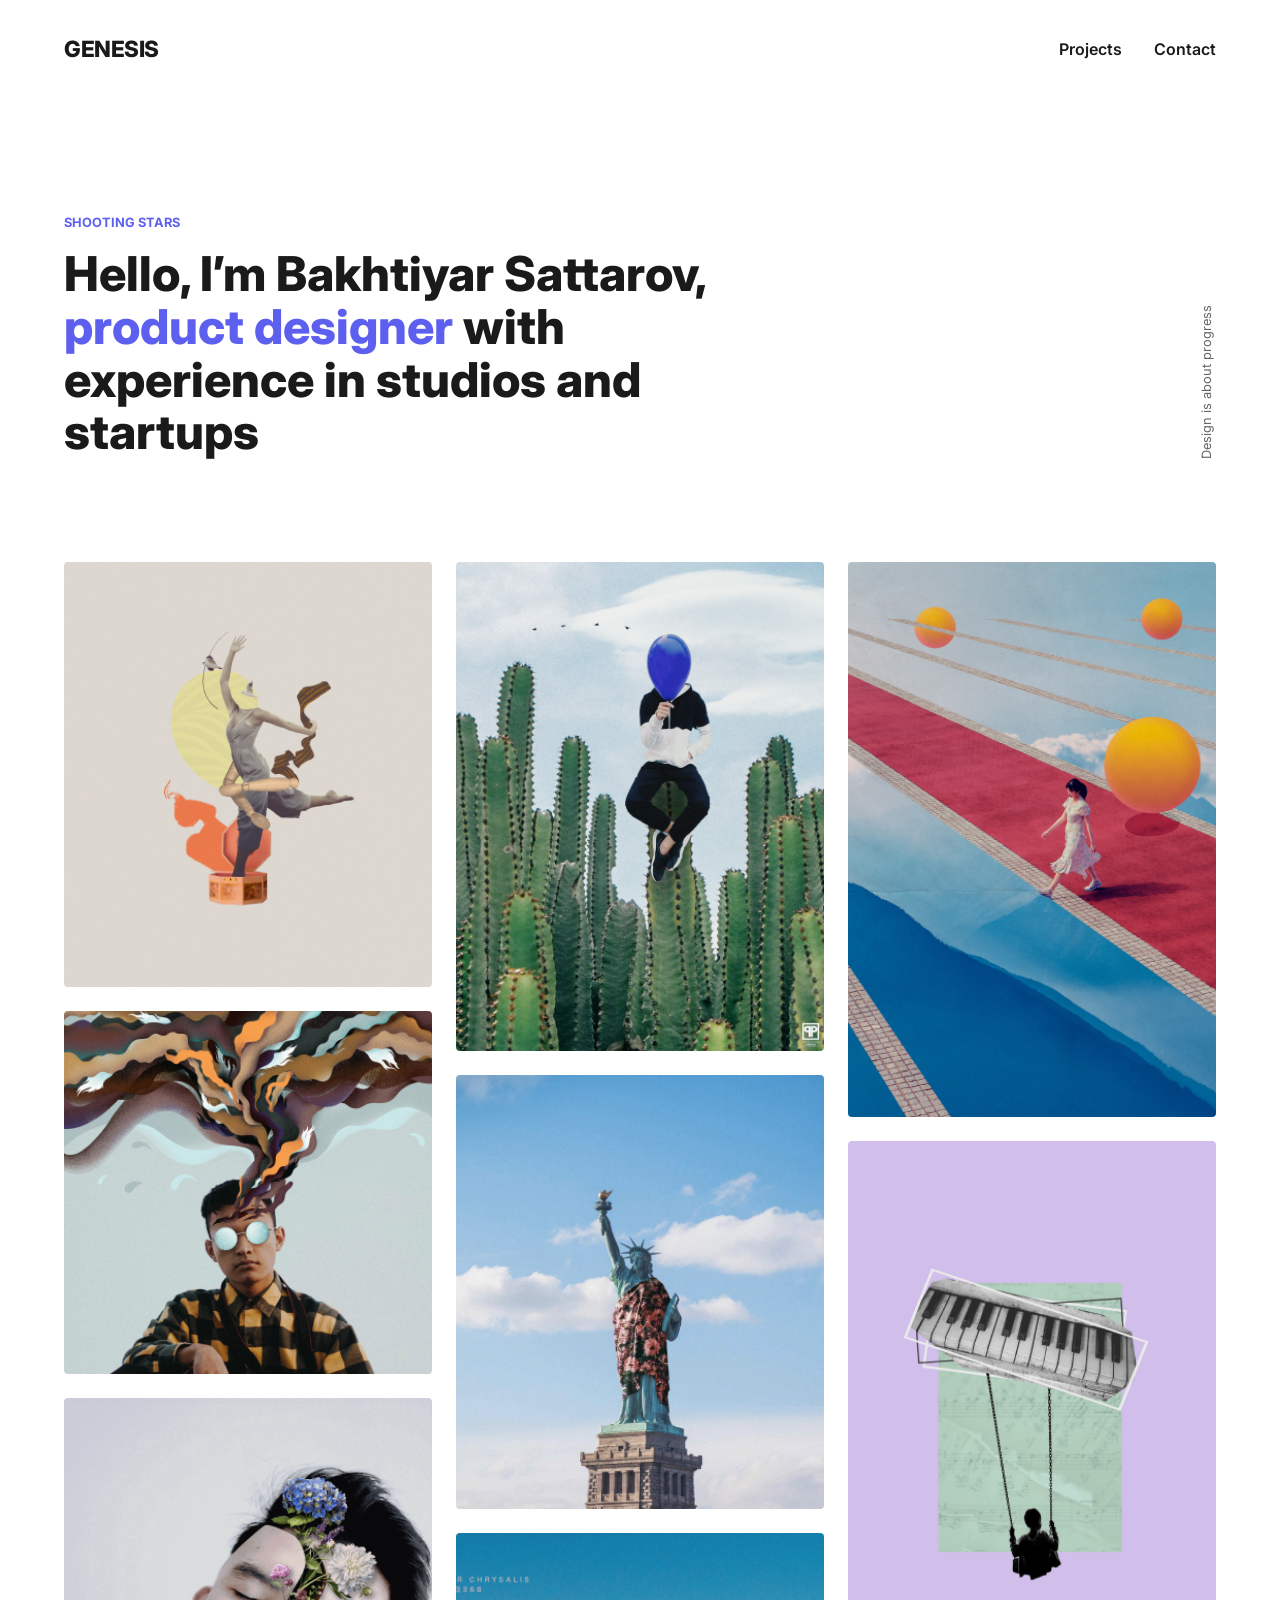
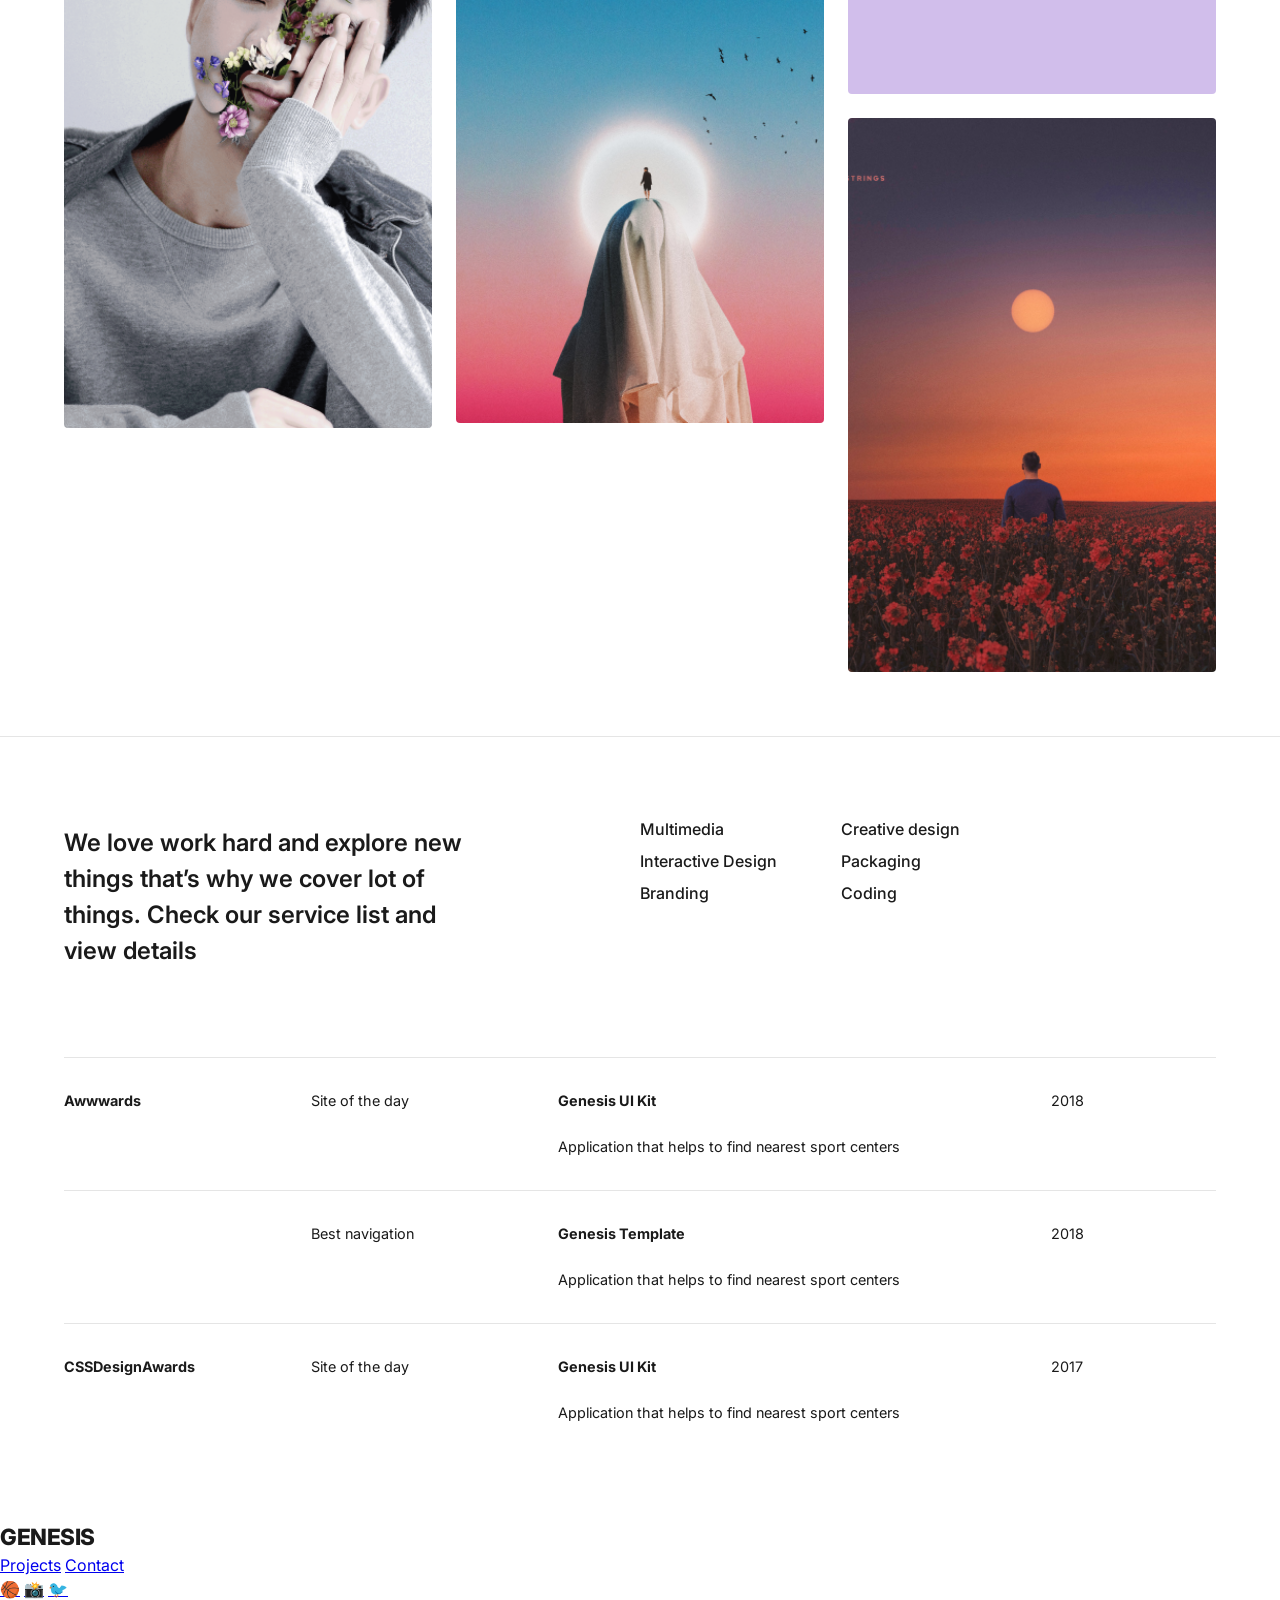
<file: index.html>
<!DOCTYPE html>
<html lang="en">
<head>
    <meta charset="UTF-8">
    <meta name="viewport" content="width=device-width, initial-scale=1.0">
    <title>Genesis | Portfolio</title>
    <link href="https://fonts.googleapis.com/css2?family=Inter:wght@400;600;700;800&display=swap" rel="stylesheet">
    <link rel="stylesheet" href="css/style.css">
</head>
<body>

<header class="header">
    <div class="logo">Genesis</div>
    <nav>
        <ul>
            <li><a href="pages/project.html">Projects</a></li>
            <li><a href="pages/contact.html">Contact</a></li>
        </ul>
    </nav>
</header>

<main class="container">
    <section class="intro">
        <div class="intro-content">
            <p class="small-tag">Shooting Stars</p>
            <h1>Hello, I’m Bakhtiyar Sattarov, <br><span class="blue">product designer</span> with experience in studios and startups</h1>
        </div>
        <p class="side-text">Design is about progress</p>
    </section>

    <section class="gallery">
        <div class="grid">
            <div class="grid-item tall"><img src="images/Rectangle.png" alt="Work 1"></div>
            <div class="grid-item short"><img src="images/Rectangle-1.png" alt="Work 2"></div>
            <div class="grid-item tall"><img src="images/Rectangle-2.png" alt="Work 3"></div>
            <div class="grid-item medium"><img src="images/Rectangle-3.png" alt="Work 4"></div>
            <div class="grid-item short"><img src="images/Rectangle-4.png" alt="Work 5"></div>
            <div class="grid-item tall"><img src="images/Rectangle-6.png" alt="Work 6"></div>
            <div class="grid-item medium"><img src="images/Rectangle-7.png" alt="Work 7"></div>
            <div class="grid-item short"><img src="images/Rectangle-8.png" alt="Work 8"></div>
            <div class="grid-item tall"><img src="images/Rectangle-9.png" alt="Work 9"></div>
        </div>
    </section>

    <section class="services-info">
        <div class="services-text">
            <h3>We love work hard and explore new things that’s why we cover lot of things. Check our service list and view details</h3>
        </div>
        <div class="service-list-columns">
            <ul>
                <li>Multimedia</li>
                <li>Interactive Design</li>
                <li>Branding</li>
            </ul>
            <ul>
                <li>Creative design</li>
                <li>Packaging</li>
                <li>Coding</li>
            </ul>
        </div>
    </section>

    <section class="awards">
        <div class="award-row">
            <div class="award-org">Awwwards</div>
            <div class="award-type">Site of the day</div>
            <div class="award-desc">
                <strong>Genesis UI Kit</strong><br>
                Application that helps to find nearest sport centers
            </div>
            <div class="award-year">2018</div>
        </div>
        <div class="award-row">
            <div class="award-org"></div>
            <div class="award-type">Best navigation</div>
            <div class="award-desc">
                <strong>Genesis Template</strong><br>
                Application that helps to find nearest sport centers
            </div>
            <div class="award-year">2018</div>
        </div>
        <div class="award-row">
            <div class="award-org">CSSDesignAwards</div>
            <div class="award-type">Site of the day</div>
            <div class="award-desc">
                <strong>Genesis UI Kit</strong><br>
                Application that helps to find nearest sport centers
            </div>
            <div class="award-year">2017</div>
        </div>
    </section>
</main>

<footer class="footer">
    <div class="logo">Genesis</div>
    <div class="footer-right">
        <nav class="footer-nav">
            <a href="pages/project.html">Projects</a>
            <a href="pages/contact.html">Contact</a>
        </nav>
        <div class="socials">
            <a href="#" aria-label="Behance">🏀</a>
            <a href="#" aria-label="Instagram">📸</a>
            <a href="#" aria-label="Twitter">🐦</a>
        </div>
    </div>
</footer>

</body>
</html>
</file>
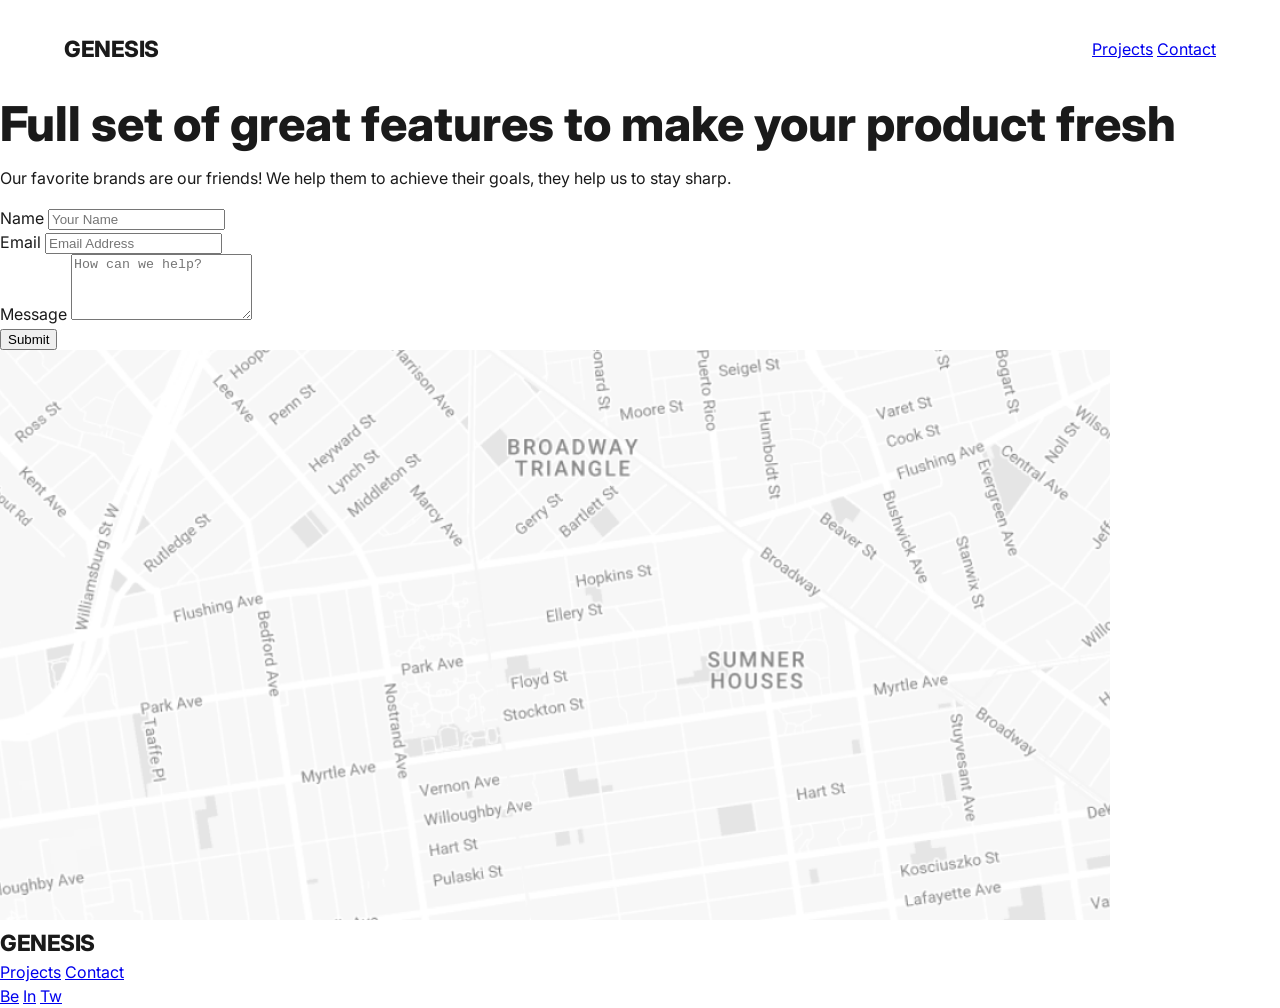
<file: contact.html>
<!DOCTYPE html>
<html lang="en">
<head>
  <meta charset="UTF-8">
  <meta name="viewport" content="width=device-width, initial-scale=1.0">
  <title>Genesis | Contact</title>
  <link href="https://fonts.googleapis.com/css2?family=Inter:wght@400;700&display=swap" rel="stylesheet">
  <link rel="stylesheet" href="css/style.css">
</head>
<body>

<header class="header">
  <div class="logo">Genesis</div>
  <nav>
    <a href="index.html">Projects</a>
    <a href="contact.html">Contact</a>
  </nav>
</header>

<main class="container contact-container">
  <div class="contact-form">
    <h1>Full set of great features to make your product fresh</h1>
    <p>Our favorite brands are our friends! We help them to achieve their goals, they help us to stay sharp.</p>
    
    <form>
      <div class="form-group">
        <label>Name</label>
        <input type="text" placeholder="Your Name">
      </div>
      <div class="form-group">
        <label>Email</label>
        <input type="email" placeholder="Email Address">
      </div>
      <div class="form-group">
        <label>Message</label>
        <textarea placeholder="How can we help?" rows="4"></textarea>
      </div>
      <button type="submit" class="submit-btn">Submit</button>
    </form>
  </div>
  
  <div class="map-area">
    <img src="images/Map.png" alt="Location Map">
  </div>
</main>

<footer class="footer">
  <div class="logo">Genesis</div>
  <div class="footer-links">
    <a href="index.html">Projects</a>
    <a href="contact.html">Contact</a>
    <div class="socials">
      <a href="#">Be</a>
      <a href="#">In</a>
      <a href="#">Tw</a>
    </div>
  </div>
</footer>

</body>
</html>
</file>
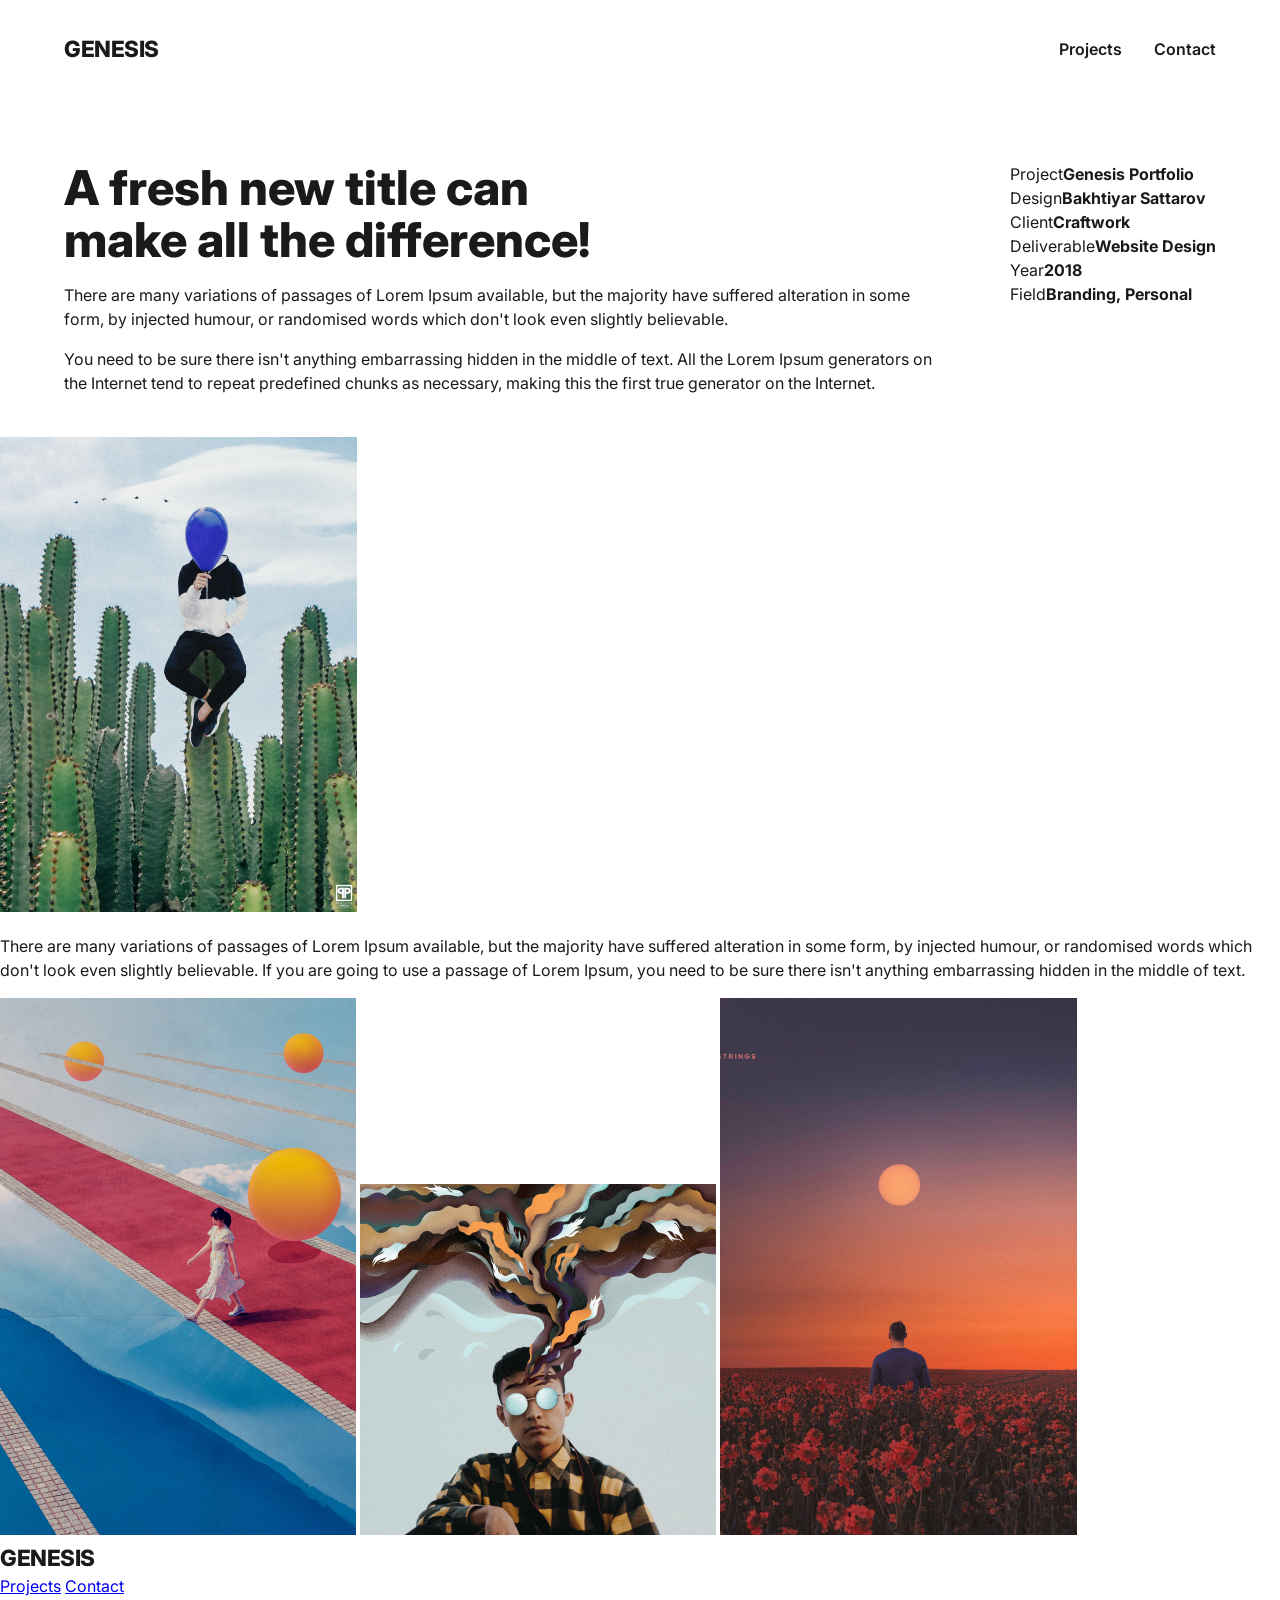
<file: pages/project.html>
<!DOCTYPE html>
<html lang="en">
<head>
    <meta charset="UTF-8">
    <meta name="viewport" content="width=device-width, initial-scale=1.0">
    <title>Genesis | Project Detail</title>
    <link href="https://fonts.googleapis.com/css2?family=Inter:wght@400;600;700;800&display=swap" rel="stylesheet">
    <link rel="stylesheet" href="../css/style.css">
</head>
<body>

<header class="header">
    <div class="logo">Genesis</div>
    <nav>
        <ul>
            <li><a href="../index.html">Projects</a></li>
            <li><a href="contact.html">Contact</a></li>
        </ul>
    </nav>
</header>

<main class="container">
    <section class="project-header-flex">
        <div class="project-intro">
            <h1>A fresh new title can <br> make all the difference!</h1>
            <p class="project-desc">There are many variations of passages of Lorem Ipsum available, but the majority have suffered alteration in some form, by injected humour, or randomised words which don't look even slightly believable.</p>
            
            <p class="project-desc-secondary">You need to be sure there isn't anything embarrassing hidden in the middle of text. All the Lorem Ipsum generators on the Internet tend to repeat predefined chunks as necessary, making this the first true generator on the Internet.</p>
        </div>
        
        <div class="project-meta-table">
            <div class="meta-row"><span>Project</span><strong>Genesis Portfolio</strong></div>
            <div class="meta-row"><span>Design</span><strong>Bakhtiyar Sattarov</strong></div>
            <div class="meta-row"><span>Client</span><strong>Craftwork</strong></div>
            <div class="meta-row"><span>Deliverable</span><strong>Website Design</strong></div>
            <div class="meta-row"><span>Year</span><strong>2018</strong></div>
            <div class="meta-row"><span>Field</span><strong>Branding, Personal</strong></div>
        </div>
    </section>

    <section class="project-visuals">
        <img src="../images/Rectangle-3.png" class="main-img" alt="Main Project Image">
        
        <div class="project-text-middle">
           <p>There are many variations of passages of Lorem Ipsum available, but the majority have suffered alteration in some form, by injected humour, or randomised words which don't look even slightly believable. If you are going to use a passage of Lorem Ipsum, you need to be sure there isn't anything embarrassing hidden in the middle of text.</p>
        </div>

        <div class="project-gallery-trio">
            <img src="../images/Rectangle-7.png" alt="Gallery 1">
            <img src="../images/Rectangle-1.png" alt="Gallery 2">
            <img src="../images/Rectangle-9.png" alt="Gallery 3">
        </div>
    </section>
</main>

<footer class="footer">
    <div class="logo">Genesis</div>
    <div class="footer-right">
        <nav class="footer-nav">
            <a href="../index.html">Projects</a>
            <a href="contact.html">Contact</a>
        </nav>
        <div class="socials">
            <a href="#" aria-label="Behance">🏀</a>
            <a href="#" aria-label="Instagram">📸</a>
            <a href="#" aria-label="Twitter">🐦</a>
        </div>
    </div>
</footer>

</body>
</html>
</file>
<file: css/style.css>
:root {
    --primary-blue: #5D5FEF;
    --text-main: #1A1A1A;
    --text-muted: #666666;
    --border-color: #E5E5E5;
}

* {
    box-sizing: border-box;
}

body {
    font-family: 'Inter', sans-serif;
    color: var(--text-main);
    margin: 0;
    padding: 0;
    line-height: 1.5;
    background-color: #ffffff;
}

/* --- Header & Navigation --- */
.header {
    display: flex;
    justify-content: space-between;
    align-items: center;
    padding: 2rem 5%;
}

.logo { 
    font-weight: 800; 
    font-size: 1.4rem;
    text-transform: uppercase;
    letter-spacing: -0.5px;
}

nav ul {
    display: flex;
    list-style: none;
    gap: 2rem;
    margin: 0;
    padding: 0;
}

nav ul li a {
    text-decoration: none;
    color: var(--text-main);
    font-weight: 600;
}

/* --- Home Hero Section --- */
.intro {
    padding: 8% 5%;
    display: flex;
    justify-content: space-between;
    align-items: flex-end;
}

.intro-content { max-width: 700px; }

.small-tag {
    color: var(--primary-blue);
    font-weight: 700;
    text-transform: uppercase;
    font-size: 0.8rem;
    margin-bottom: 1rem;
}

h1 {
    font-size: 3rem;
    font-weight: 800;
    line-height: 1.1;
    margin: 0;
}

.blue { color: var(--primary-blue); }

.side-text {
    writing-mode: vertical-rl;
    transform: rotate(180deg);
    color: var(--text-muted);
    font-size: 0.8rem;
    margin: 0;
}

/* --- Masonry Gallery --- */
.gallery { padding: 0 5% 5% 5%; }

.grid {
    column-count: 3;
    column-gap: 1.5rem;
}

.grid-item {
    break-inside: avoid;
    margin-bottom: 1.5rem;
}

.grid-item img {
    width: 100%;
    display: block;
    border-radius: 4px;
}

/* --- Services --- */
.services-info {
    display: grid;
    grid-template-columns: 1fr 1fr;
    padding: 5%;
    border-top: 1px solid var(--border-color);
}

.services-text h3 {
    font-size: 1.5rem;
    font-weight: 600;
    max-width: 400px;
}

.service-list-columns {
    display: flex;
    gap: 4rem;
}

.service-list-columns ul {
    list-style: none;
    padding: 0;
}

.service-list-columns li {
    margin-bottom: 0.5rem;
    font-weight: 500;
}

/* --- Awards Table --- */
.awards { padding: 0 5% 5% 5%; }

.award-row {
    display: grid;
    grid-template-columns: 1.5fr 1.5fr 3fr 1fr;
    border-top: 1px solid var(--border-color);
    padding: 2rem 0;
    font-size: 0.9rem;
}

.award-org { font-weight: 700; }
.award-desc strong { display: block; margin-bottom: 0.2rem; }

/* --- Project Page Layout --- */
.project-header-flex {
    display: flex;
    justify-content: space-between;
    padding: 5% 5% 2% 5%;
    gap: 4rem;
}

.project-intro { flex: 2; }

.project-intro h1 {
</file>
